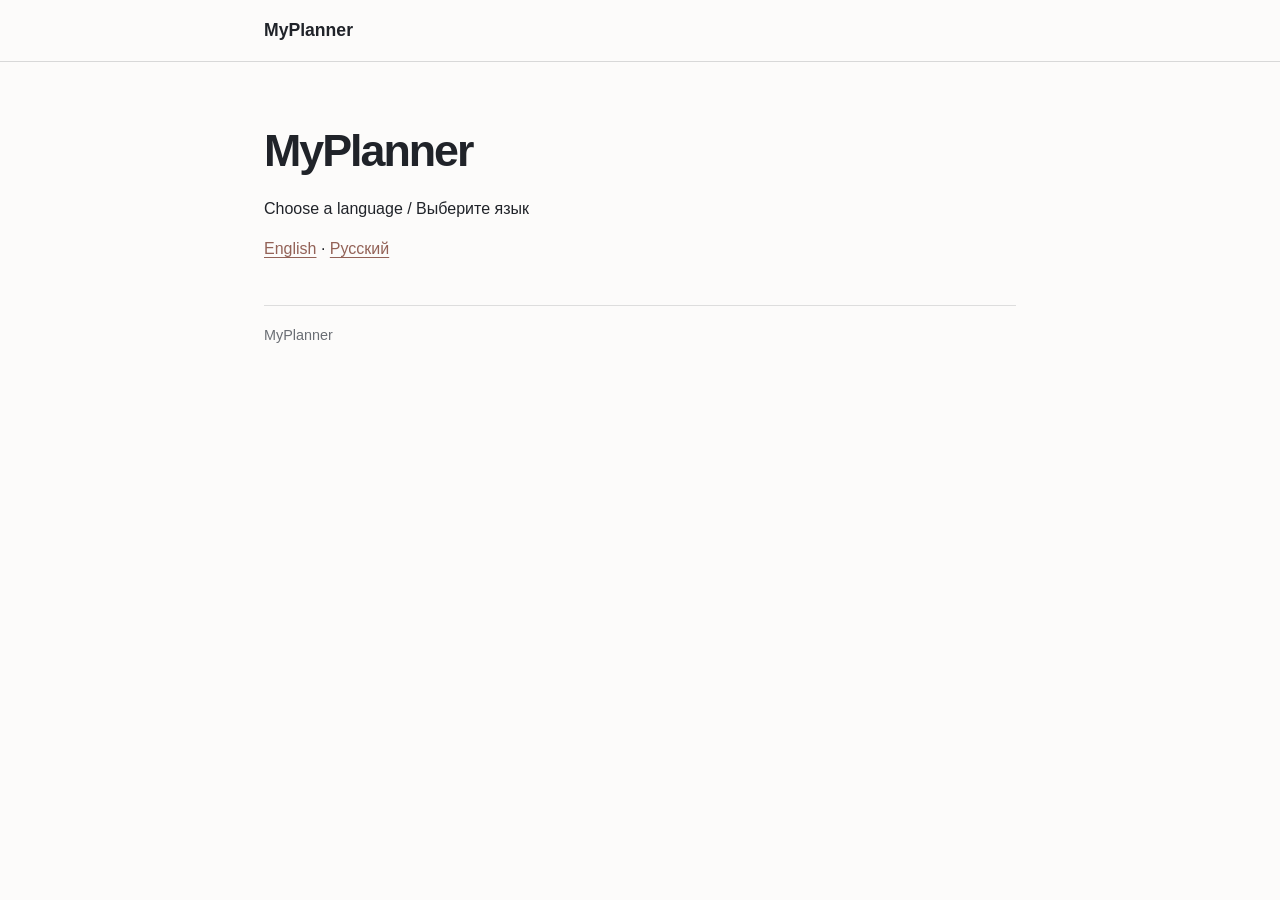
<file: index.html>
<!doctype html>
<html lang="en">
<head>
  <meta charset="utf-8">
  <meta name="viewport" content="width=device-width, initial-scale=1">
  <meta name="description" content="MyPlanner — privacy and support. Политика конфиденциальности и поддержка.">
  <title>MyPlanner</title>
  <link rel="stylesheet" href="style.css">
</head>
<body>
  <header><strong>MyPlanner</strong></header>
  <main>
    <h1>MyPlanner</h1>
    <p>Choose a language / Выберите язык</p>
    <p><a href="index-en.html" lang="en">English</a> · <a href="index-ru.html" lang="ru">Русский</a></p>
    <footer>MyPlanner</footer>
  </main>
</body>
</html>
</file>
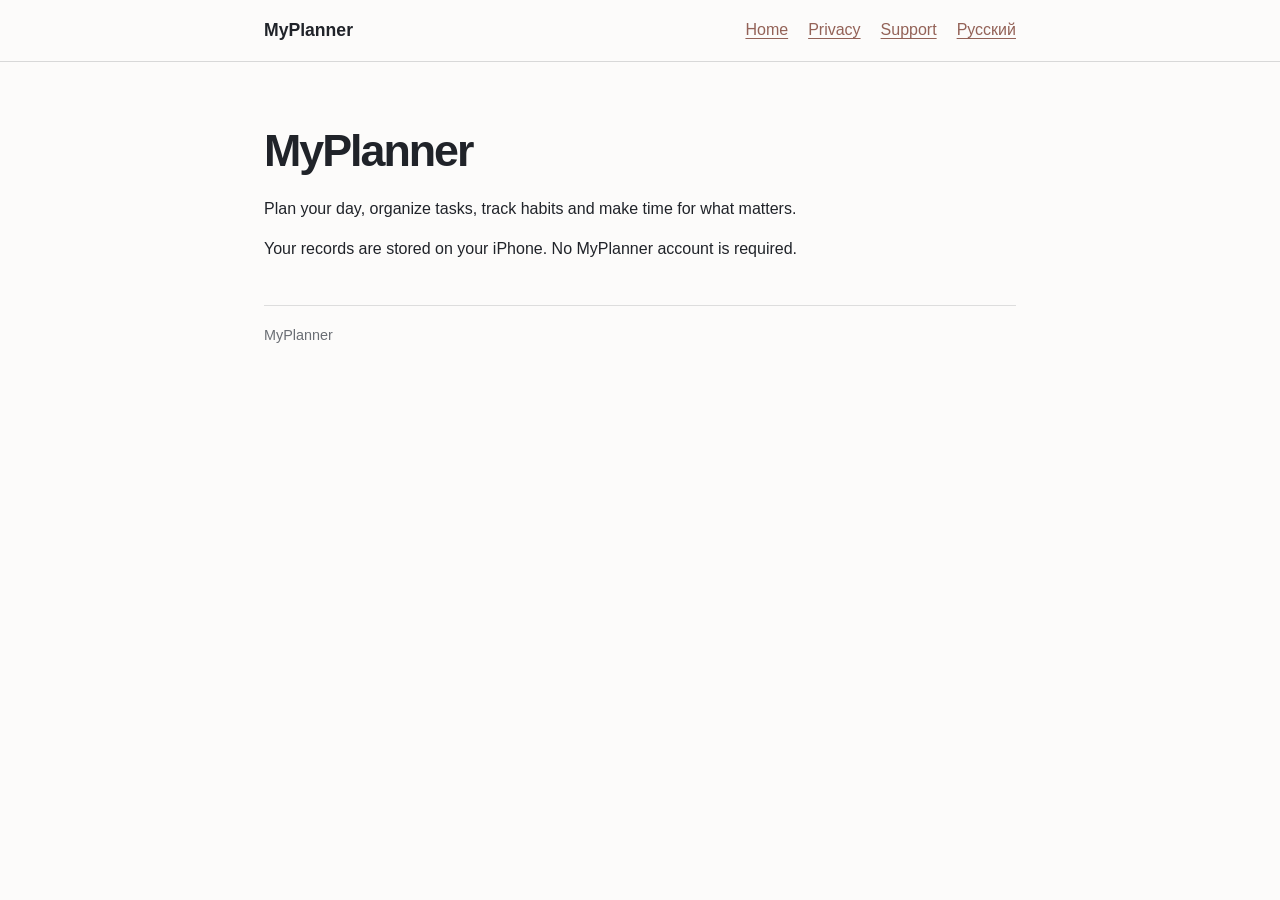
<file: index-en.html>
<!doctype html>
<html lang="en">
<head>
  <meta charset="utf-8">
  <meta name="viewport" content="width=device-width, initial-scale=1">
  <meta name="description" content="MyPlanner — calendar, tasks and habits for iPhone.">
  <title>Home · MyPlanner</title>
  <link rel="stylesheet" href="style.css">
</head>
<body>
  <header>
    <strong>MyPlanner</strong>
    <nav aria-label="Navigation">
      <a href="index-en.html">Home</a>
      <a href="privacy-en.html">Privacy</a>
      <a href="support-en.html">Support</a>
      <a href="index-ru.html" lang="ru">Русский</a>
    </nav>
  </header>
  <main>
    <h1>MyPlanner</h1>
    <p>Plan your day, organize tasks, track habits and make time for what matters.</p>
    <p>Your records are stored on your iPhone. No MyPlanner account is required.</p>
    <footer>MyPlanner</footer>
  </main>
</body>
</html>
</file>
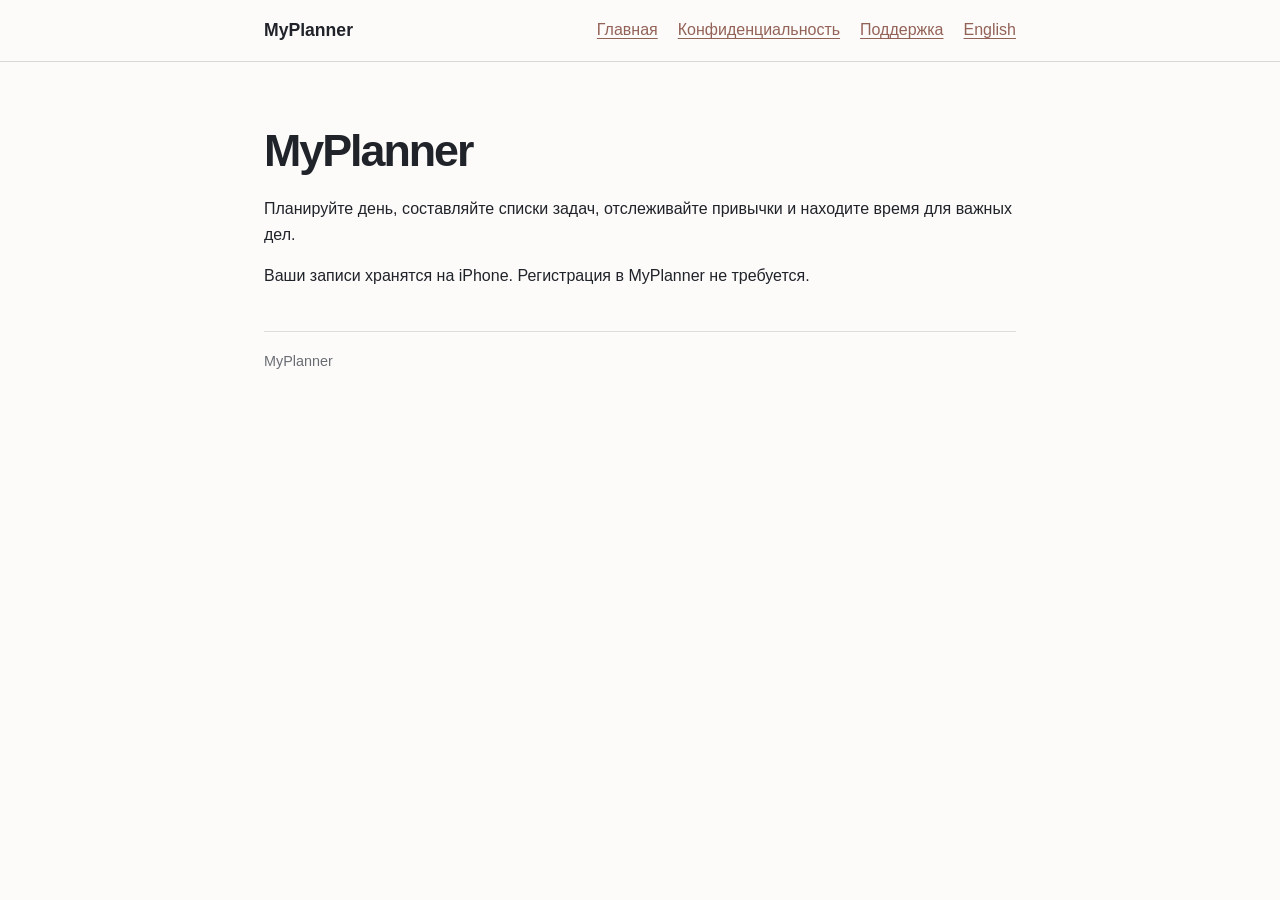
<file: index-ru.html>
<!doctype html>
<html lang="ru">
<head>
  <meta charset="utf-8">
  <meta name="viewport" content="width=device-width, initial-scale=1">
  <meta name="description" content="MyPlanner — календарь, задачи и привычки на iPhone.">
  <title>Главная · MyPlanner</title>
  <link rel="stylesheet" href="style.css">
</head>
<body>
  <header>
    <strong>MyPlanner</strong>
    <nav aria-label="Навигация">
      <a href="index-ru.html">Главная</a>
      <a href="privacy-ru.html">Конфиденциальность</a>
      <a href="support-ru.html">Поддержка</a>
      <a href="index-en.html" lang="en">English</a>
    </nav>
  </header>
  <main>
    <h1>MyPlanner</h1>
    <p>Планируйте день, составляйте списки задач, отслеживайте привычки и находите время для важных дел.</p>
    <p>Ваши записи хранятся на iPhone. Регистрация в MyPlanner не требуется.</p>
    <footer>MyPlanner</footer>
  </main>
</body>
</html>
</file>
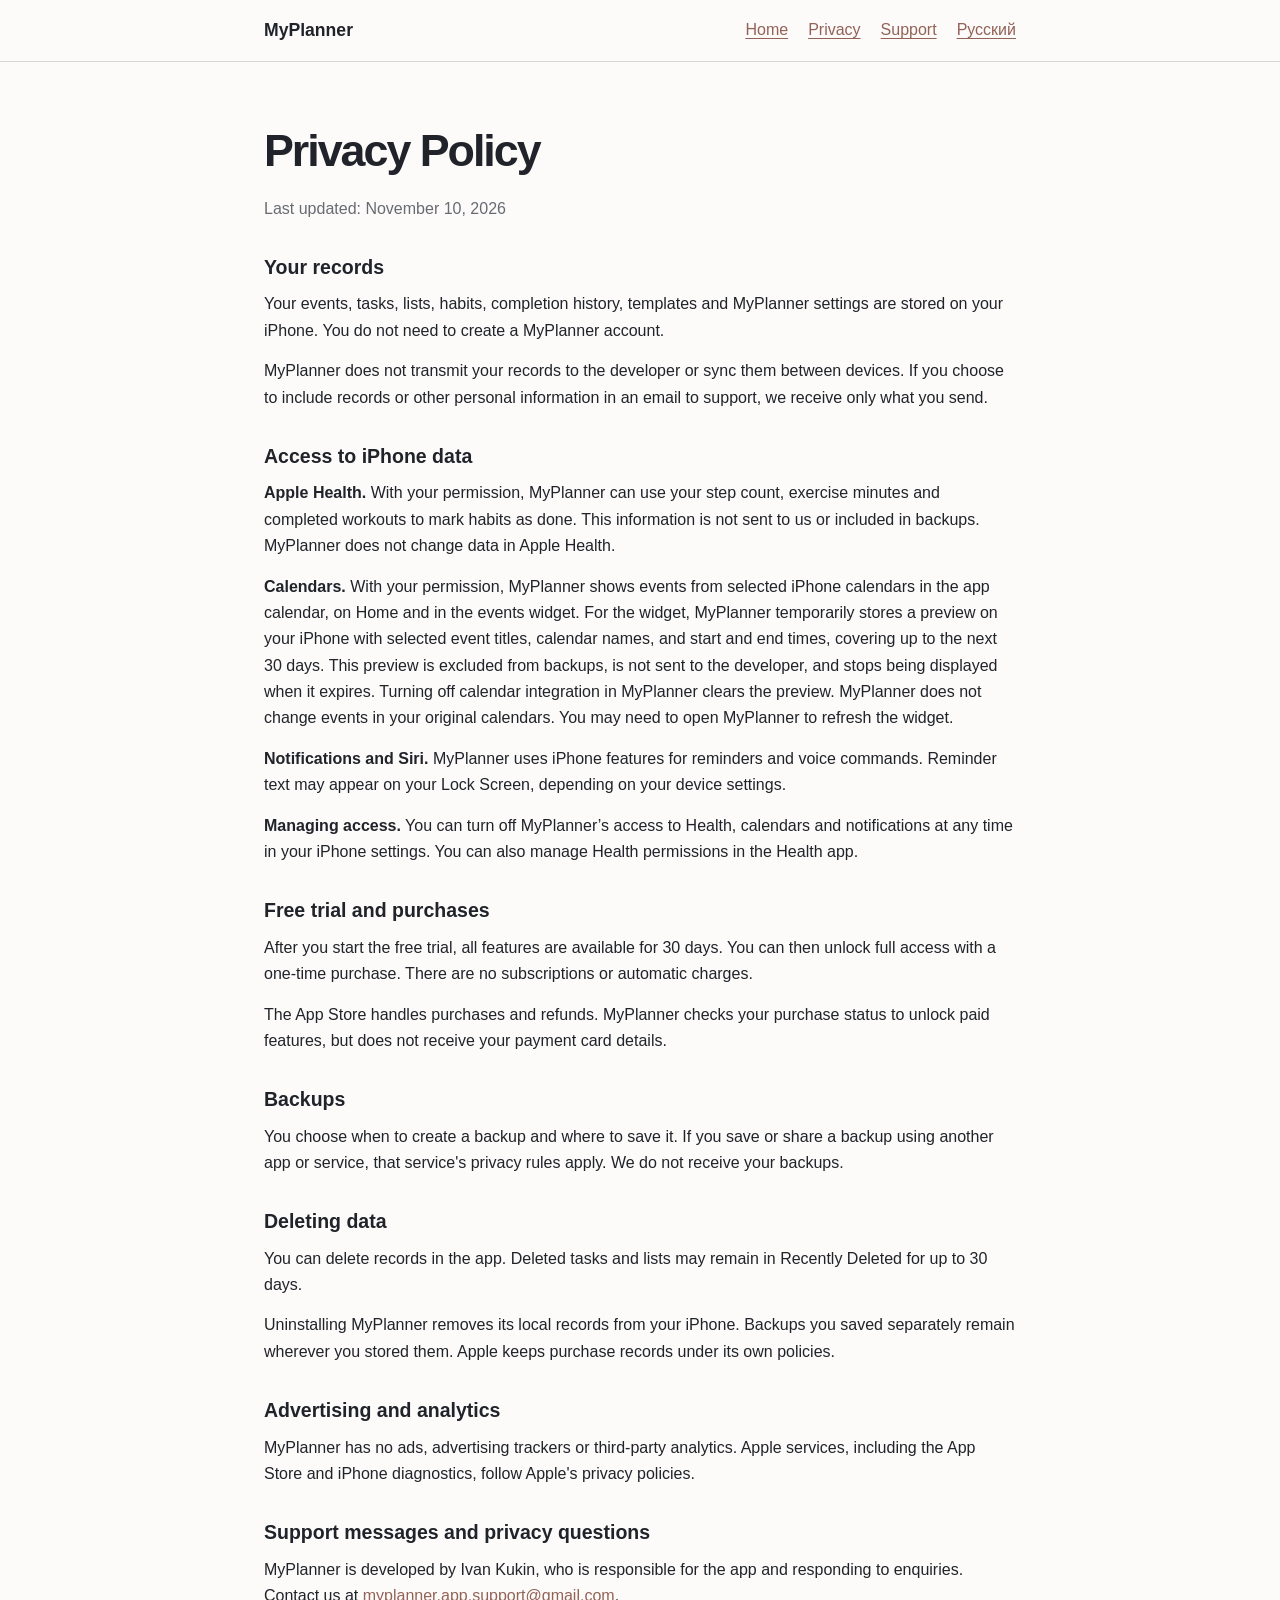
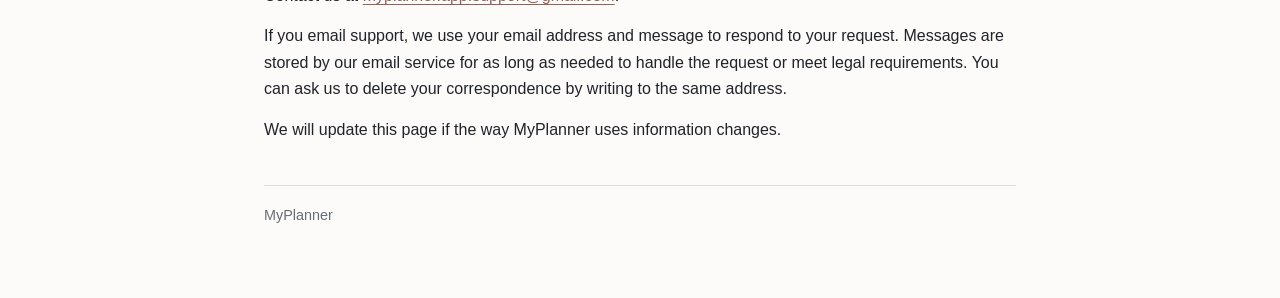
<file: privacy-en.html>
<!doctype html>
<html lang="en">
<head>
  <meta charset="utf-8">
  <meta name="viewport" content="width=device-width, initial-scale=1">
  <meta name="description" content="How MyPlanner stores your information and uses iPhone permissions.">
  <title>Privacy Policy · MyPlanner</title>
  <link rel="stylesheet" href="style.css">
</head>
<body>
  <header>
    <strong>MyPlanner</strong>
    <nav aria-label="Navigation">
      <a href="index-en.html">Home</a>
      <a href="privacy-en.html">Privacy</a>
      <a href="support-en.html">Support</a>
      <a href="privacy-ru.html" lang="ru">Русский</a>
    </nav>
  </header>
  <main>
    <h1>Privacy Policy</h1>
    <p class="muted">Last updated: November 10, 2026</p>

    <section><h2>Your records</h2>
    <p>Your events, tasks, lists, habits, completion history, templates and MyPlanner settings are stored on your iPhone. You do not need to create a MyPlanner account.</p>
    <p>MyPlanner does not transmit your records to the developer or sync them between devices. If you choose to include records or other personal information in an email to support, we receive only what you send.</p></section>

    <section><h2>Access to iPhone data</h2>
    <p><strong>Apple Health.</strong> With your permission, MyPlanner can use your step count, exercise minutes and completed workouts to mark habits as done. This information is not sent to us or included in backups. MyPlanner does not change data in Apple Health.</p>
    <p><strong>Calendars.</strong> With your permission, MyPlanner shows events from selected iPhone calendars in the app calendar, on Home and in the events widget. For the widget, MyPlanner temporarily stores a preview on your iPhone with selected event titles, calendar names, and start and end times, covering up to the next 30 days. This preview is excluded from backups, is not sent to the developer, and stops being displayed when it expires. Turning off calendar integration in MyPlanner clears the preview. MyPlanner does not change events in your original calendars. You may need to open MyPlanner to refresh the widget.</p>
    <p><strong>Notifications and Siri.</strong> MyPlanner uses iPhone features for reminders and voice commands. Reminder text may appear on your Lock Screen, depending on your device settings.</p>
    <p><strong>Managing access.</strong> You can turn off MyPlanner’s access to Health, calendars and notifications at any time in your iPhone settings. You can also manage Health permissions in the Health app.</p></section>

    <section><h2>Free trial and purchases</h2>
    <p>After you start the free trial, all features are available for 30 days. You can then unlock full access with a one-time purchase. There are no subscriptions or automatic charges.</p>
    <p>The App Store handles purchases and refunds. MyPlanner checks your purchase status to unlock paid features, but does not receive your payment card details.</p></section>

    <section><h2>Backups</h2>
    <p>You choose when to create a backup and where to save it. If you save or share a backup using another app or service, that service's privacy rules apply. We do not receive your backups.</p></section>

    <section><h2>Deleting data</h2>
    <p>You can delete records in the app. Deleted tasks and lists may remain in Recently Deleted for up to 30 days.</p>
    <p>Uninstalling MyPlanner removes its local records from your iPhone. Backups you saved separately remain wherever you stored them. Apple keeps purchase records under its own policies.</p></section>

    <section><h2>Advertising and analytics</h2>
    <p>MyPlanner has no ads, advertising trackers or third-party analytics. Apple services, including the App Store and iPhone diagnostics, follow Apple's privacy policies.</p></section>

    <section><h2>Support messages and privacy questions</h2>
    <p>MyPlanner is developed by Ivan Kukin, who is responsible for the app and responding to enquiries. Contact us at <a href="mailto:myplanner.app.support@gmail.com">myplanner.app.support@gmail.com</a>.</p>
    <p>If you email support, we use your email address and message to respond to your request. Messages are stored by our email service for as long as needed to handle the request or meet legal requirements. You can ask us to delete your correspondence by writing to the same address.</p>
    <p>We will update this page if the way MyPlanner uses information changes.</p></section>
    <footer>MyPlanner</footer>
  </main>
</body>
</html>
</file>
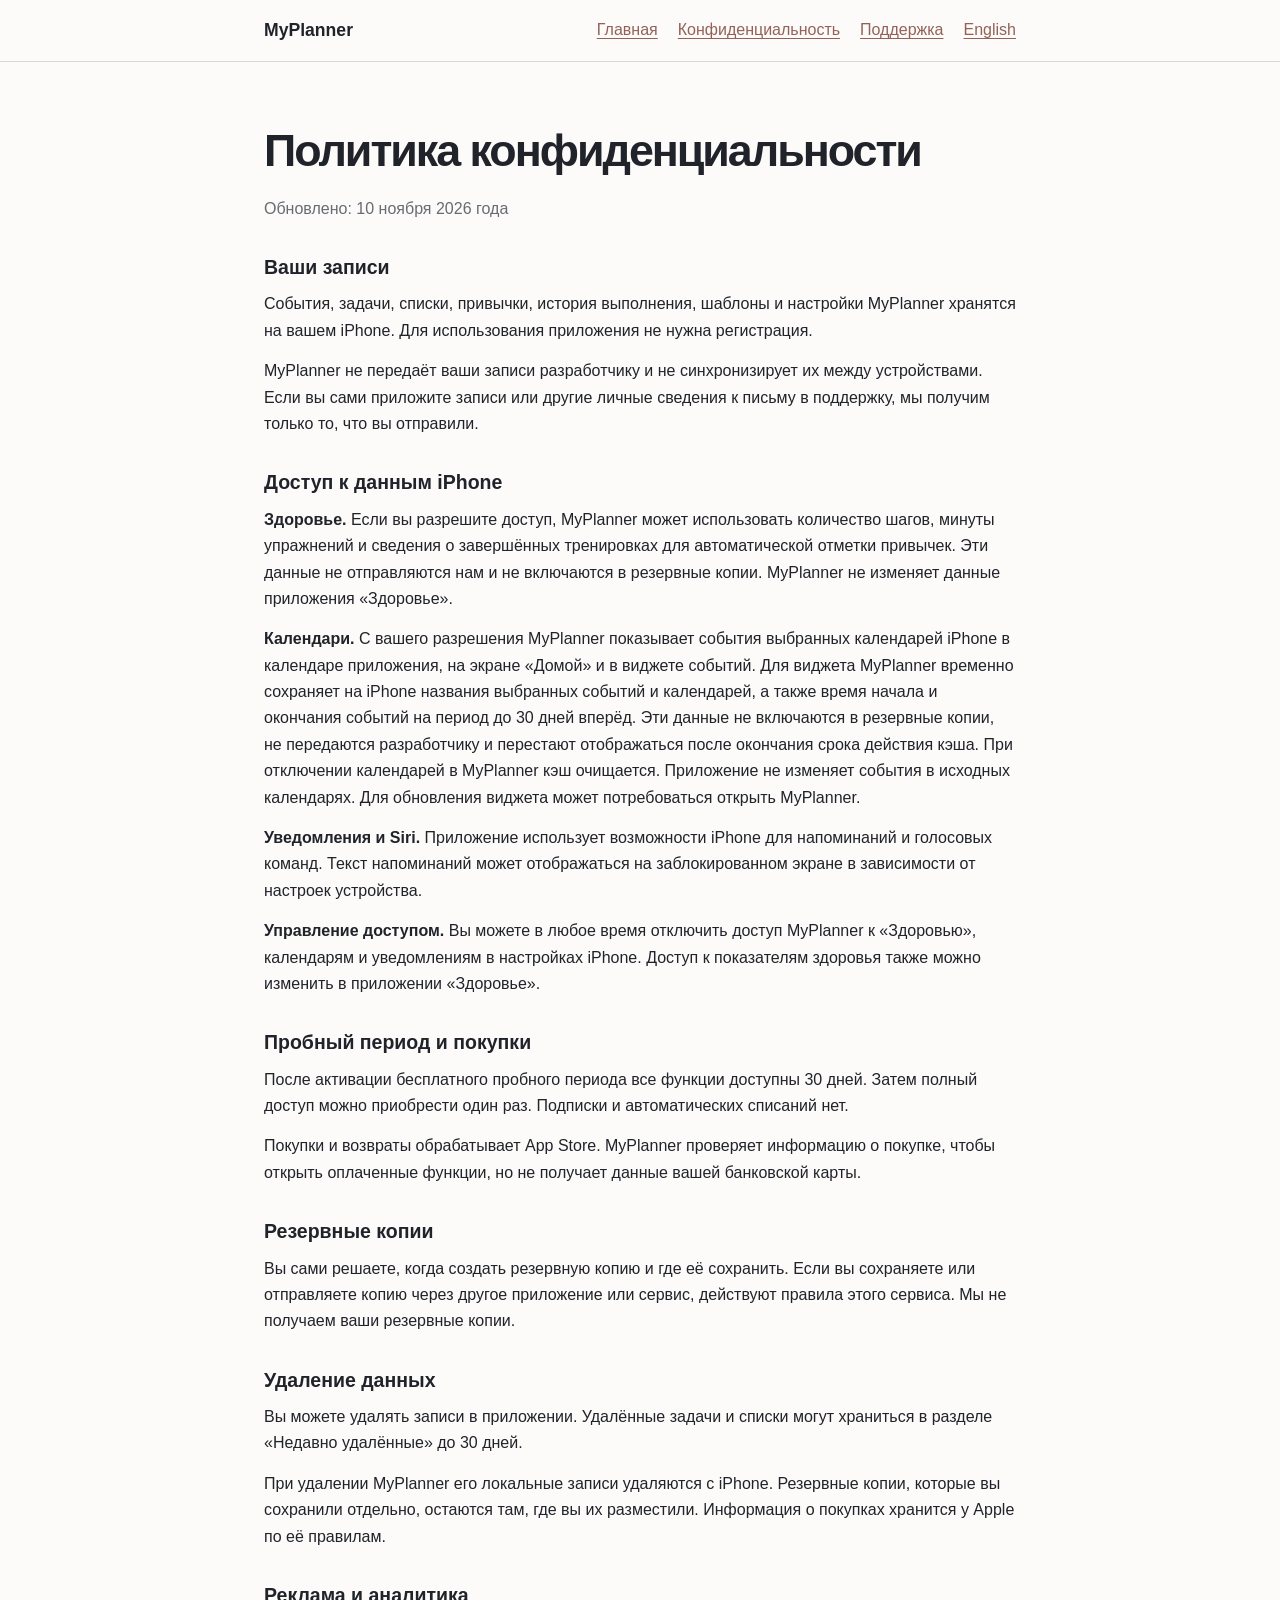
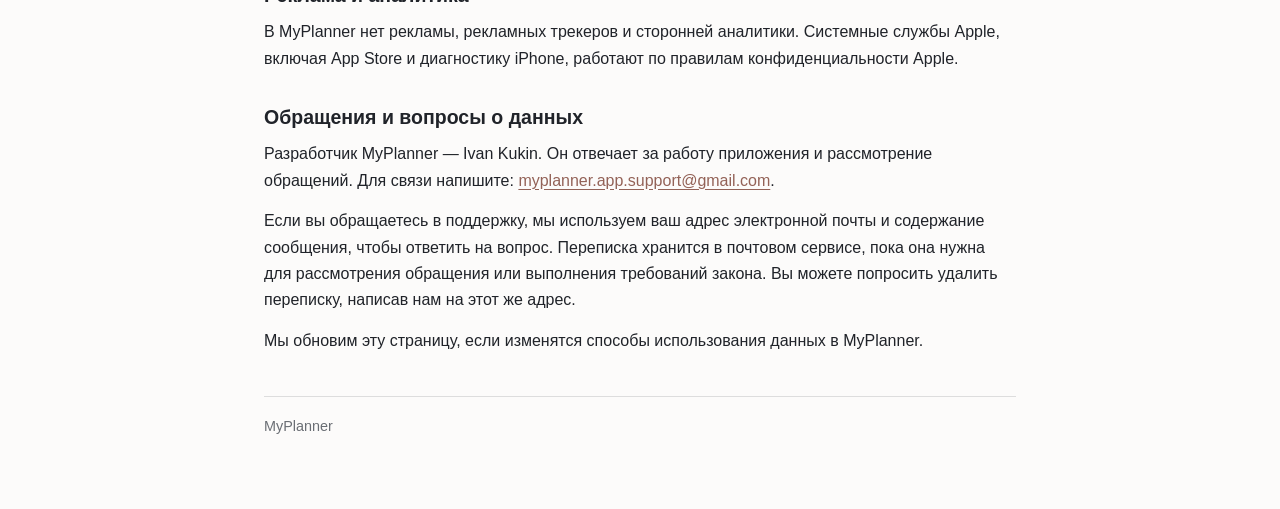
<file: privacy-ru.html>
<!doctype html>
<html lang="ru">
<head>
  <meta charset="utf-8">
  <meta name="viewport" content="width=device-width, initial-scale=1">
  <meta name="description" content="Как MyPlanner хранит ваши данные и использует разрешения iPhone.">
  <title>Политика конфиденциальности · MyPlanner</title>
  <link rel="stylesheet" href="style.css">
</head>
<body>
  <header>
    <strong>MyPlanner</strong>
    <nav aria-label="Навигация">
      <a href="index-ru.html">Главная</a>
      <a href="privacy-ru.html">Конфиденциальность</a>
      <a href="support-ru.html">Поддержка</a>
      <a href="privacy-en.html" lang="en">English</a>
    </nav>
  </header>
  <main>
    <h1>Политика конфиденциальности</h1>
    <p class="muted">Обновлено: 10 ноября 2026 года</p>

    <section><h2>Ваши записи</h2>
    <p>События, задачи, списки, привычки, история выполнения, шаблоны и настройки MyPlanner хранятся на вашем iPhone. Для использования приложения не нужна регистрация.</p>
    <p>MyPlanner не передаёт ваши записи разработчику и не синхронизирует их между устройствами. Если вы сами приложите записи или другие личные сведения к письму в поддержку, мы получим только то, что вы отправили.</p></section>

    <section><h2>Доступ к данным iPhone</h2>
    <p><strong>Здоровье.</strong> Если вы разрешите доступ, MyPlanner может использовать количество шагов, минуты упражнений и сведения о завершённых тренировках для автоматической отметки привычек. Эти данные не отправляются нам и не включаются в резервные копии. MyPlanner не изменяет данные приложения «Здоровье».</p>
    <p><strong>Календари.</strong> С вашего разрешения MyPlanner показывает события выбранных календарей iPhone в календаре приложения, на экране «Домой» и в виджете событий. Для виджета MyPlanner временно сохраняет на iPhone названия выбранных событий и календарей, а также время начала и окончания событий на период до 30 дней вперёд. Эти данные не включаются в резервные копии, не передаются разработчику и перестают отображаться после окончания срока действия кэша. При отключении календарей в MyPlanner кэш очищается. Приложение не изменяет события в исходных календарях. Для обновления виджета может потребоваться открыть MyPlanner.</p>
    <p><strong>Уведомления и Siri.</strong> Приложение использует возможности iPhone для напоминаний и голосовых команд. Текст напоминаний может отображаться на заблокированном экране в зависимости от настроек устройства.</p>
    <p><strong>Управление доступом.</strong> Вы можете в любое время отключить доступ MyPlanner к «Здоровью», календарям и уведомлениям в настройках iPhone. Доступ к показателям здоровья также можно изменить в приложении «Здоровье».</p></section>

    <section><h2>Пробный период и покупки</h2>
    <p>После активации бесплатного пробного периода все функции доступны 30 дней. Затем полный доступ можно приобрести один раз. Подписки и автоматических списаний нет.</p>
    <p>Покупки и возвраты обрабатывает App Store. MyPlanner проверяет информацию о покупке, чтобы открыть оплаченные функции, но не получает данные вашей банковской карты.</p></section>

    <section><h2>Резервные копии</h2>
    <p>Вы сами решаете, когда создать резервную копию и где её сохранить. Если вы сохраняете или отправляете копию через другое приложение или сервис, действуют правила этого сервиса. Мы не получаем ваши резервные копии.</p></section>

    <section><h2>Удаление данных</h2>
    <p>Вы можете удалять записи в приложении. Удалённые задачи и списки могут храниться в разделе «Недавно удалённые» до 30 дней.</p>
    <p>При удалении MyPlanner его локальные записи удаляются с iPhone. Резервные копии, которые вы сохранили отдельно, остаются там, где вы их разместили. Информация о покупках хранится у Apple по её правилам.</p></section>

    <section><h2>Реклама и аналитика</h2>
    <p>В MyPlanner нет рекламы, рекламных трекеров и сторонней аналитики. Системные службы Apple, включая App Store и диагностику iPhone, работают по правилам конфиденциальности Apple.</p></section>

    <section><h2>Обращения и вопросы о данных</h2>
    <p>Разработчик MyPlanner — Ivan Kukin. Он отвечает за работу приложения и рассмотрение обращений. Для связи напишите: <a href="mailto:myplanner.app.support@gmail.com">myplanner.app.support@gmail.com</a>.</p>
    <p>Если вы обращаетесь в поддержку, мы используем ваш адрес электронной почты и содержание сообщения, чтобы ответить на вопрос. Переписка хранится в почтовом сервисе, пока она нужна для рассмотрения обращения или выполнения требований закона. Вы можете попросить удалить переписку, написав нам на этот же адрес.</p>
    <p>Мы обновим эту страницу, если изменятся способы использования данных в MyPlanner.</p></section>
    <footer>MyPlanner</footer>
  </main>
</body>
</html>
</file>
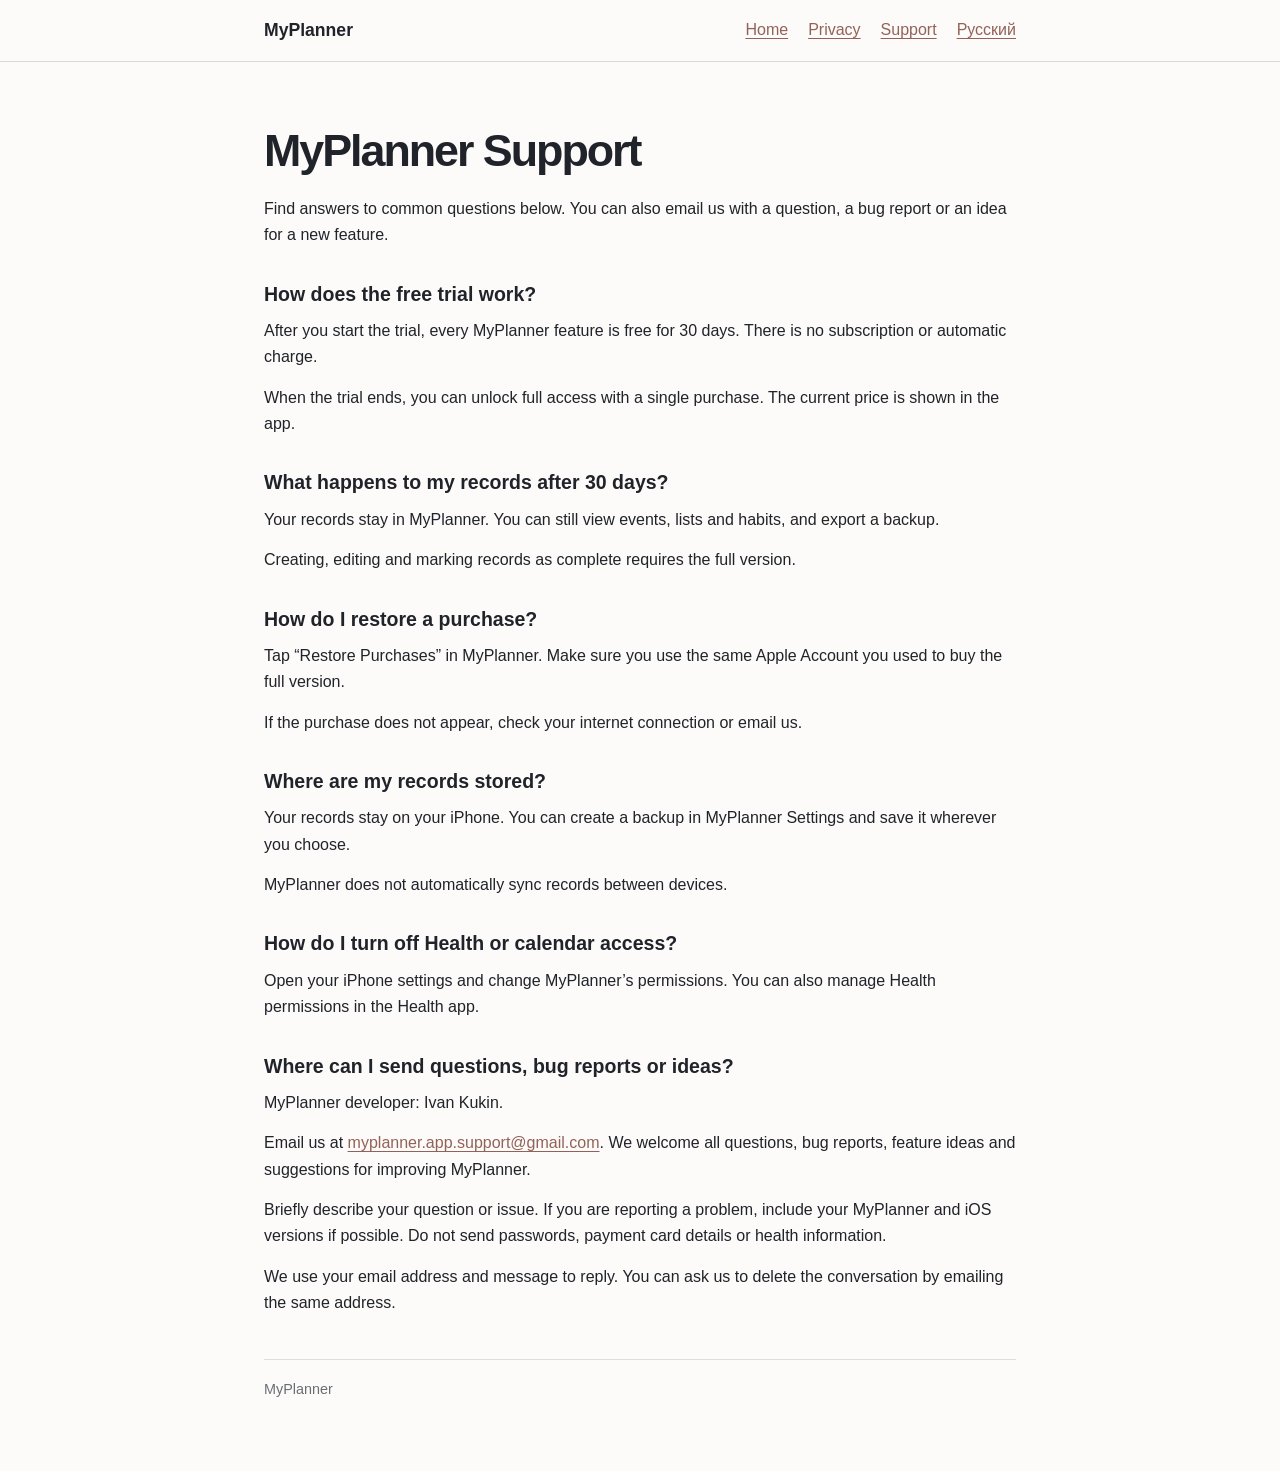
<file: support-en.html>
<!doctype html>
<html lang="en">
<head>
  <meta charset="utf-8">
  <meta name="viewport" content="width=device-width, initial-scale=1">
  <meta name="description" content="MyPlanner help: free trial, purchases, your records and backups.">
  <title>Support · MyPlanner</title>
  <link rel="stylesheet" href="style.css">
</head>
<body>
  <header>
    <strong>MyPlanner</strong>
    <nav aria-label="Navigation">
      <a href="index-en.html">Home</a>
      <a href="privacy-en.html">Privacy</a>
      <a href="support-en.html">Support</a>
      <a href="support-ru.html" lang="ru">Русский</a>
    </nav>
  </header>
  <main>
    <h1>MyPlanner Support</h1>
    <p>Find answers to common questions below. You can also email us with a question, a bug report or an idea for a new feature.</p>

    <section><h2>How does the free trial work?</h2>
    <p>After you start the trial, every MyPlanner feature is free for 30 days. There is no subscription or automatic charge.</p>
    <p>When the trial ends, you can unlock full access with a single purchase. The current price is shown in the app.</p></section>

    <section><h2>What happens to my records after 30 days?</h2>
    <p>Your records stay in MyPlanner. You can still view events, lists and habits, and export a backup.</p>
    <p>Creating, editing and marking records as complete requires the full version.</p></section>

    <section><h2>How do I restore a purchase?</h2>
    <p>Tap “Restore Purchases” in MyPlanner. Make sure you use the same Apple Account you used to buy the full version.</p>
    <p>If the purchase does not appear, check your internet connection or email us.</p></section>

    <section><h2>Where are my records stored?</h2>
    <p>Your records stay on your iPhone. You can create a backup in MyPlanner Settings and save it wherever you choose.</p>
    <p>MyPlanner does not automatically sync records between devices.</p></section>

    <section><h2>How do I turn off Health or calendar access?</h2>
    <p>Open your iPhone settings and change MyPlanner’s permissions. You can also manage Health permissions in the Health app.</p></section>

    <section><h2>Where can I send questions, bug reports or ideas?</h2>
    <p>MyPlanner developer: Ivan Kukin.</p>
    <p>Email us at <a href="mailto:myplanner.app.support@gmail.com">myplanner.app.support@gmail.com</a>. We welcome all questions, bug reports, feature ideas and suggestions for improving MyPlanner.</p>
    <p>Briefly describe your question or issue. If you are reporting a problem, include your MyPlanner and iOS versions if possible. Do not send passwords, payment card details or health information.</p>
    <p>We use your email address and message to reply. You can ask us to delete the conversation by emailing the same address.</p></section>
    <footer>MyPlanner</footer>
  </main>
</body>
</html>
</file>
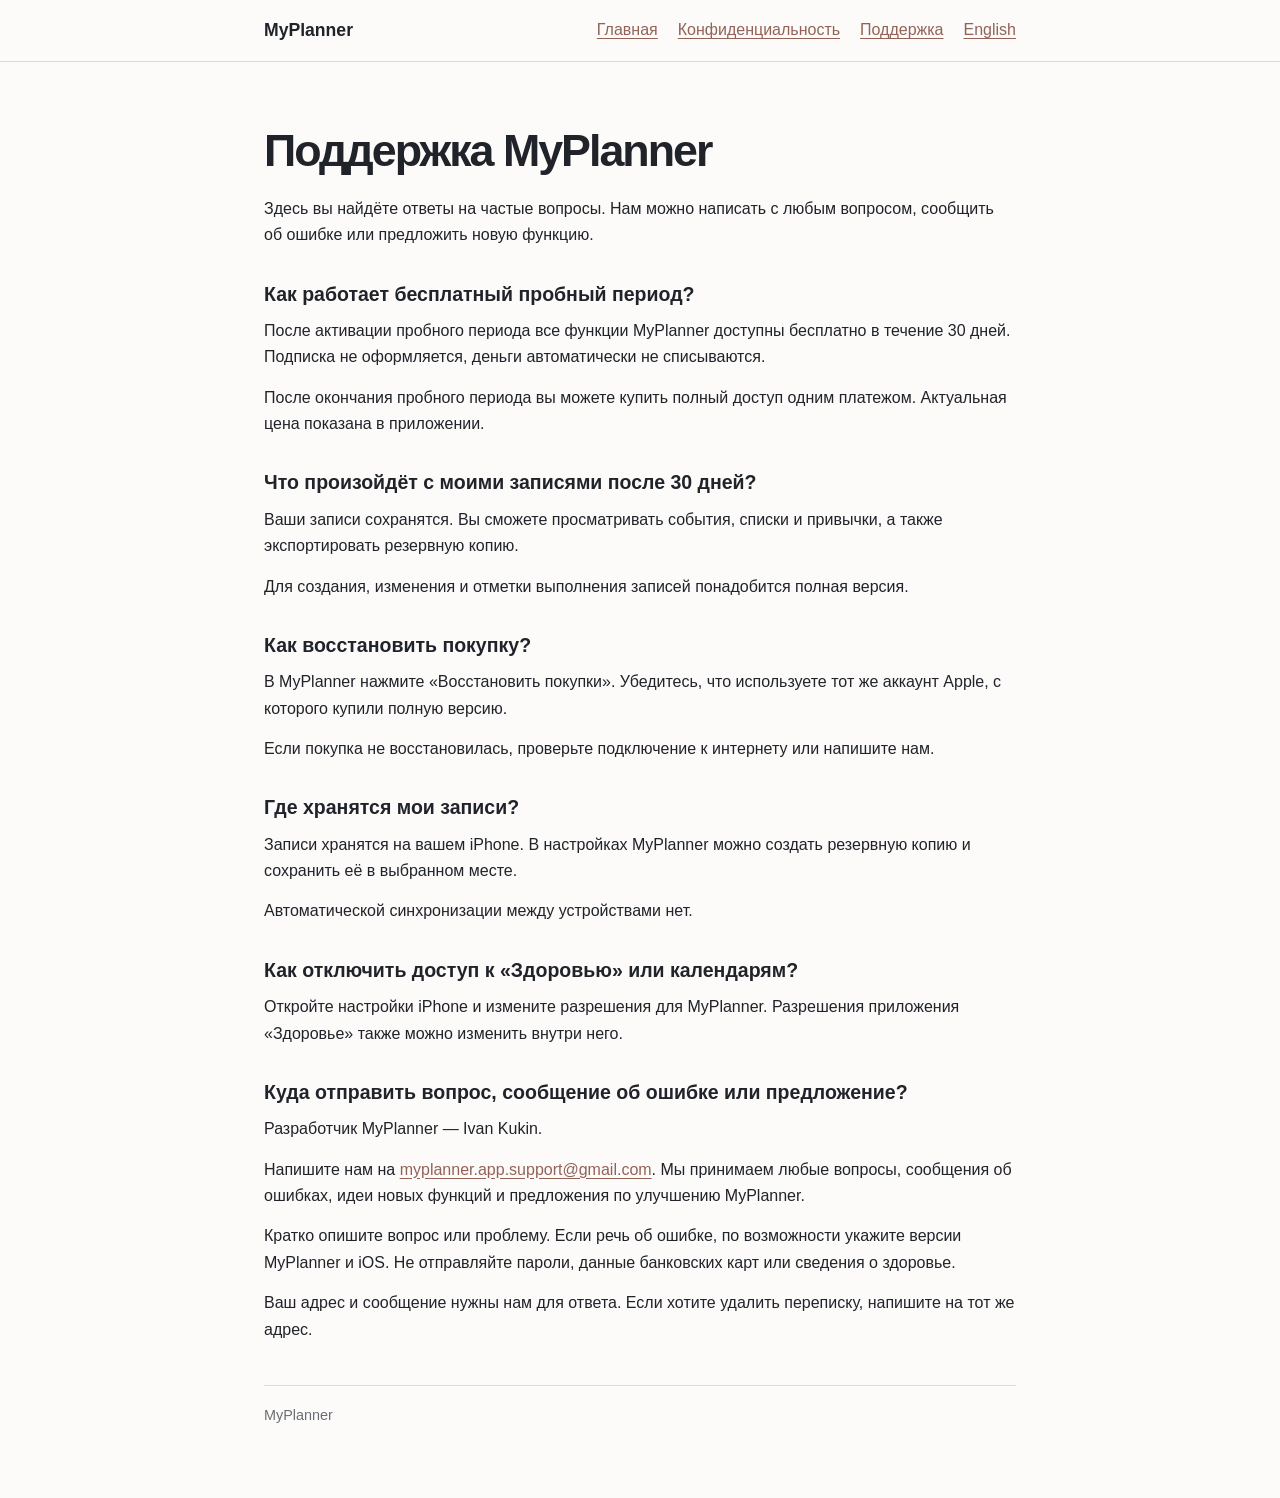
<file: support-ru.html>
<!doctype html>
<html lang="ru">
<head>
  <meta charset="utf-8">
  <meta name="viewport" content="width=device-width, initial-scale=1">
  <meta name="description" content="Помощь с MyPlanner: пробный период, покупки, записи и резервные копии.">
  <title>Поддержка · MyPlanner</title>
  <link rel="stylesheet" href="style.css">
</head>
<body>
  <header>
    <strong>MyPlanner</strong>
    <nav aria-label="Навигация">
      <a href="index-ru.html">Главная</a>
      <a href="privacy-ru.html">Конфиденциальность</a>
      <a href="support-ru.html">Поддержка</a>
      <a href="support-en.html" lang="en">English</a>
    </nav>
  </header>
  <main>
    <h1>Поддержка MyPlanner</h1>
    <p>Здесь вы найдёте ответы на частые вопросы. Нам можно написать с любым вопросом, сообщить об ошибке или предложить новую функцию.</p>

    <section><h2>Как работает бесплатный пробный период?</h2>
    <p>После активации пробного периода все функции MyPlanner доступны бесплатно в течение 30 дней. Подписка не оформляется, деньги автоматически не списываются.</p>
    <p>После окончания пробного периода вы можете купить полный доступ одним платежом. Актуальная цена показана в приложении.</p></section>

    <section><h2>Что произойдёт с моими записями после 30 дней?</h2>
    <p>Ваши записи сохранятся. Вы сможете просматривать события, списки и привычки, а также экспортировать резервную копию.</p>
    <p>Для создания, изменения и отметки выполнения записей понадобится полная версия.</p></section>

    <section><h2>Как восстановить покупку?</h2>
    <p>В MyPlanner нажмите «Восстановить покупки». Убедитесь, что используете тот же аккаунт Apple, с которого купили полную версию.</p>
    <p>Если покупка не восстановилась, проверьте подключение к интернету или напишите нам.</p></section>

    <section><h2>Где хранятся мои записи?</h2>
    <p>Записи хранятся на вашем iPhone. В настройках MyPlanner можно создать резервную копию и сохранить её в выбранном месте.</p>
    <p>Автоматической синхронизации между устройствами нет.</p></section>

    <section><h2>Как отключить доступ к «Здоровью» или календарям?</h2>
    <p>Откройте настройки iPhone и измените разрешения для MyPlanner. Разрешения приложения «Здоровье» также можно изменить внутри него.</p></section>

    <section><h2>Куда отправить вопрос, сообщение об ошибке или предложение?</h2>
    <p>Разработчик MyPlanner — Ivan Kukin.</p>
    <p>Напишите нам на <a href="mailto:myplanner.app.support@gmail.com">myplanner.app.support@gmail.com</a>. Мы принимаем любые вопросы, сообщения об ошибках, идеи новых функций и предложения по улучшению MyPlanner.</p>
    <p>Кратко опишите вопрос или проблему. Если речь об ошибке, по возможности укажите версии MyPlanner и iOS. Не отправляйте пароли, данные банковских карт или сведения о здоровье.</p>
    <p>Ваш адрес и сообщение нужны нам для ответа. Если хотите удалить переписку, напишите на тот же адрес.</p></section>
    <footer>MyPlanner</footer>
  </main>
</body>
</html>
</file>
<file: style.css>
:root {
  color-scheme: light dark;
  font-family: -apple-system, BlinkMacSystemFont, "Segoe UI", Roboto, Helvetica, Arial, sans-serif;
  font-size: 16px;
  line-height: 1.65;
  background: #fcfbfa;
  color: #202329;
}
* { box-sizing: border-box; }
body { margin: 0; }
header {
  display: flex;
  align-items: center;
  justify-content: space-between;
  gap: 12px;
  padding: 16px max(24px, calc((100vw - 752px) / 2));
  border-bottom: 1px solid #d8d8d8;
  flex-wrap: wrap;
}
header strong { font-size: 1.1rem; }
nav { display: flex; flex-wrap: wrap; gap: 10px 20px; }
main { max-width: 800px; margin: 0 auto; padding: 28px 24px 70px; }
a { color: #936257; text-underline-offset: 3px; }
h1 { font-size: clamp(2rem, 5vw, 2.8rem); line-height: 1.2; letter-spacing: -.045em; margin: 34px 0 18px; }
h2 { font-size: 1.22rem; line-height: 1.4; margin: 32px 0 8px; }
p { margin: 10px 0 14px; }
.muted { color: #676b72; }
footer { margin-top: 42px; border-top: 1px solid #ddd; padding-top: 18px; font-size: .9rem; color: #6a6e74; }
@media (prefers-color-scheme: dark) {
  :root { background: #131519; color: #f1f1f2; }
  header, footer { border-color: #393c42; }
  .muted, footer { color: #a4a8ad; }
  a { color: #e6b4a4; }
}
</file>
